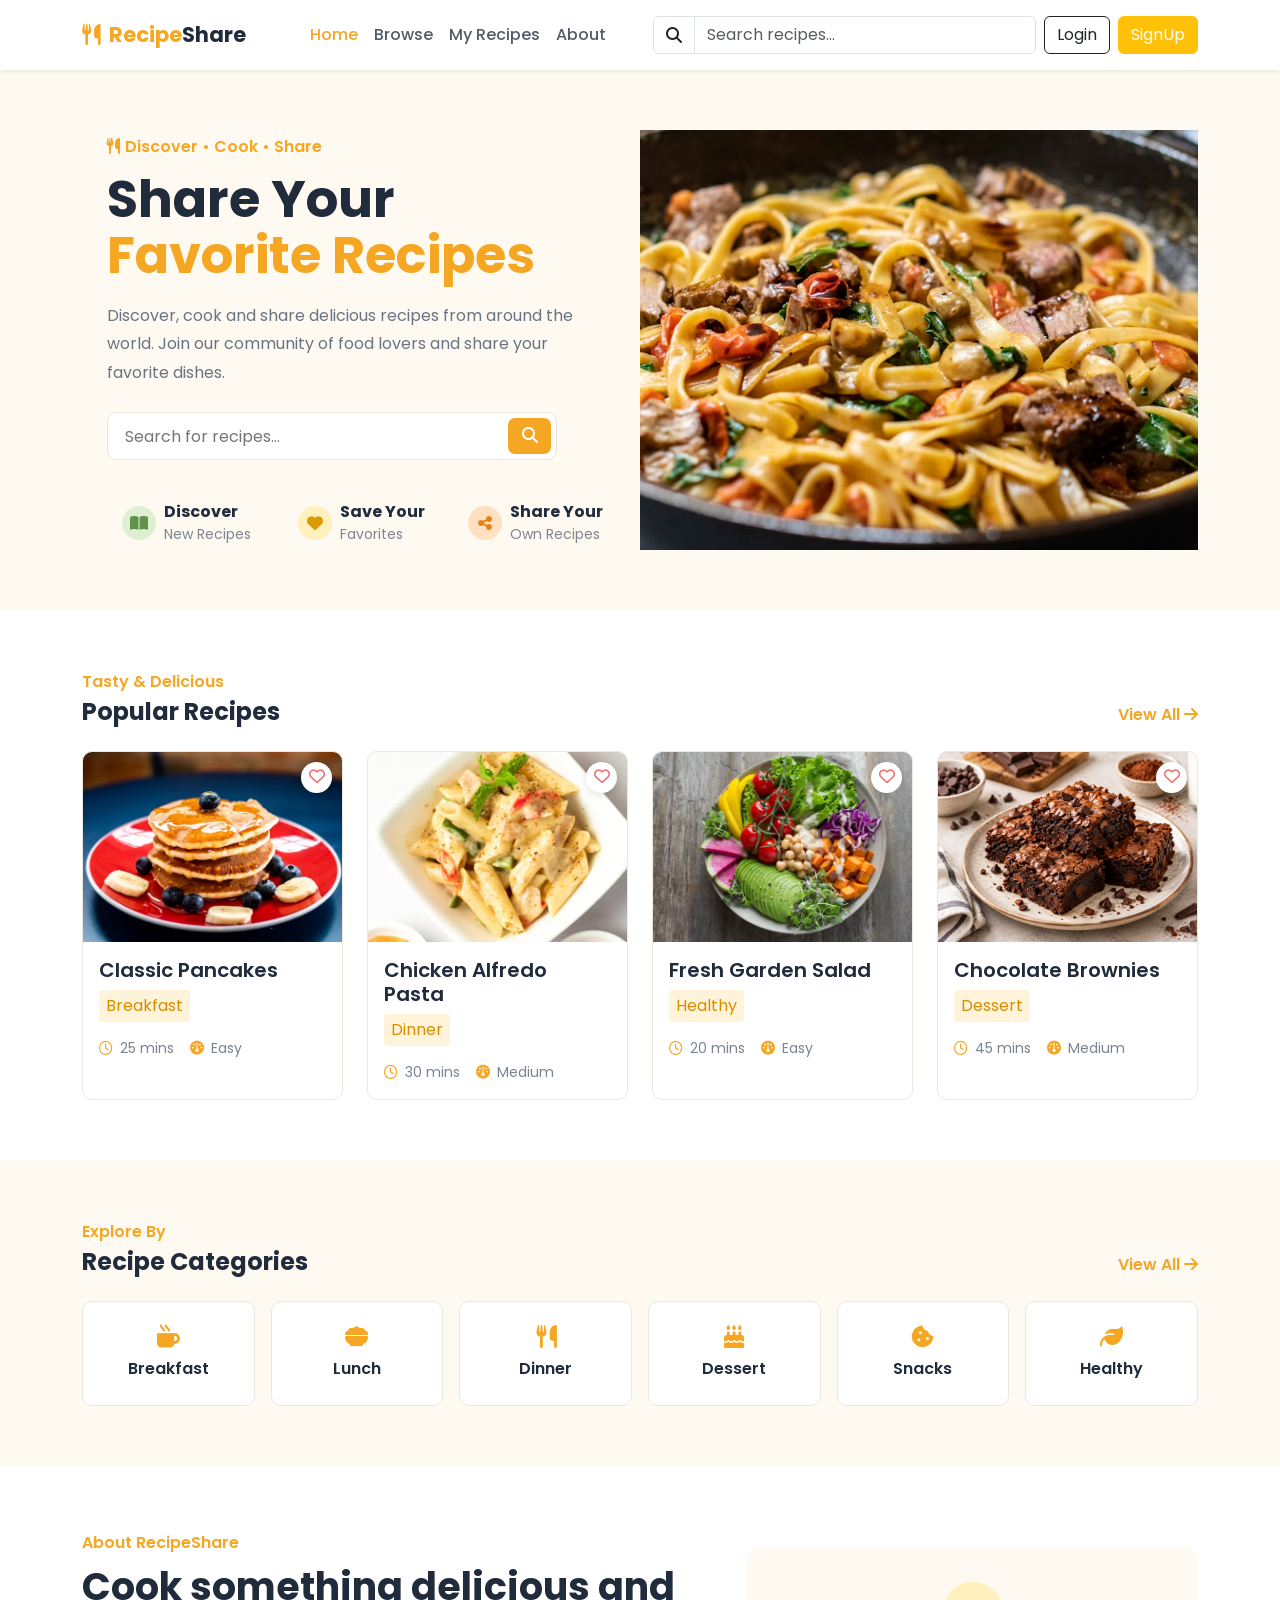
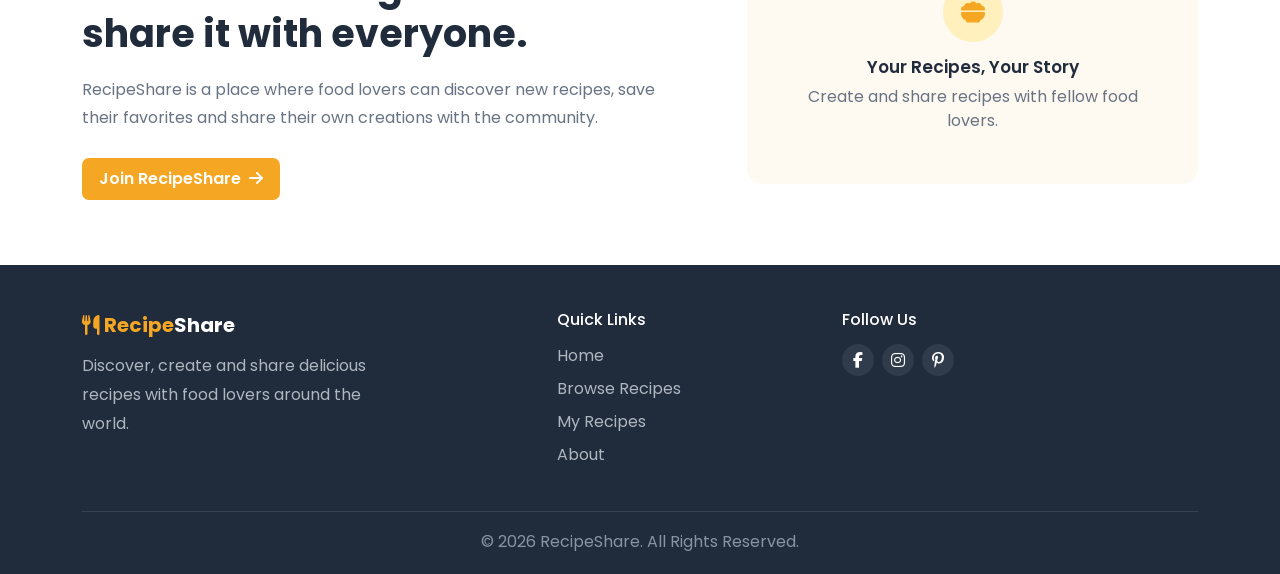
<file: index.html>
<!doctype html>
<html lang="en">
  <head>
    <meta charset="UTF-8" />

    <meta name="viewport" content="width=device-width, initial-scale=1.0" />

    <title>RecipeShare | Home</title>

    <!-- Bootstrap CSS -->
    <link rel="stylesheet" href="./css/bootstrap.css" />

    <!-- Font Awesome -->
    <link
      rel="stylesheet"
      href="https://cdnjs.cloudflare.com/ajax/libs/font-awesome/6.7.2/css/all.min.css"
    />

    <!-- Custom CSS -->
    <link rel="stylesheet" href="./css/style.css" />
  </head>

  <body>
    <!-- =====================================================
     NAVBAR
===================================================== -->

    <nav class="navbar navbar-expand-lg bg-white shadow-sm sticky-top">
      <div class="container">
        <!-- Logo -->

        <a href="index.html" class="navbar-brand recipe-logo">
          <i class="fa-solid fa-utensils"></i>

          Recipe<span>Share</span>
        </a>

        <!-- Mobile Menu Button -->

        <button
          class="navbar-toggler"
          type="button"
          data-bs-toggle="collapse"
          data-bs-target="#mainNavbar"
          aria-controls="mainNavbar"
          aria-expanded="false"
          aria-label="Toggle navigation"
        >
          <i class="fa-solid fa-bars"></i>
        </button>

        <!-- Navbar Content -->

        <div class="collapse navbar-collapse" id="mainNavbar">
          <!-- Navigation -->

          <ul class="navbar-nav mx-auto mb-3 mb-lg-0">
            <li class="nav-item">
              <a class="nav-link active" href="./index.html"> Home </a>
            </li>

            <li class="nav-item">
              <a class="nav-link" href="./pages/browse.html"> Browse </a>
            </li>

            <li class="nav-item">
              <a class="nav-link" href="./pages/myRecipe.html"> My Recipes </a>
            </li>

            <li class="nav-item">
              <a class="nav-link" href="#about"> About </a>
            </li>
          </ul>

          <!-- Right Side -->

          <div
            class="d-flex flex-column flex-lg-row align-items-stretch align-items-lg-center gap-2"
          >
            <!-- Search -->
            <div class="input-group">
              <span class="input-group-text bg-white">
                <i class="fa-solid fa-magnifying-glass"></i>
              </span>

              <input
                type="text"
                class="form-control"
                placeholder="Search recipes..."
              />
            </div>

            <a href="./pages/login.html" class="btn btn-outline-dark">
              Login
            </a>

            <a href="./pages/signup.html" class="btn btn-warning text-white">
              SignUp
            </a>
          </div>
        </div>
      </div>
    </nav>

    <!-- =====================================================
     HERO SECTION
===================================================== -->

    <section class="hero-section">
      <div class="container">
        <div class="row align-items-center g-0">
          <!-- Hero Text -->

          <div class="col-12 col-lg-6">
            <div class="hero-content">
              <div class="hero-small-title">
                <i class="fa-solid fa-utensils"></i>

                Discover • Cook • Share
              </div>

              <h1>
                Share Your
                <br />

                <span>Favorite Recipes</span>
              </h1>

              <p class="hero-description">
                Discover, cook and share delicious recipes from around the
                world. Join our community of food lovers and share your favorite
                dishes.
              </p>

              <!-- Hero Search -->

              <div class="hero-search">
                <input type="text" placeholder="Search for recipes..." />

                <button>
                  <i class="fa-solid fa-magnifying-glass"></i>
                </button>
              </div>

              <!-- Features -->

              <div class="row g-3 mt-4 justify-content-center">
                <!-- Feature 1 -->

                <div class="col-12 col-sm-4">
                  <div class="feature-item">
                    <div class="feature-icon green">
                      <i class="fa-solid fa-book-open"></i>
                    </div>

                    <div>
                      <strong> Discover </strong>

                      <small> New Recipes </small>
                    </div>
                  </div>
                </div>

                <!-- Feature 2 -->

                <div class="col-12 col-sm-4">
                  <div class="feature-item">
                    <div class="feature-icon yellow">
                      <i class="fa-solid fa-heart"></i>
                    </div>

                    <div>
                      <strong> Save Your </strong>

                      <small> Favorites </small>
                    </div>
                  </div>
                </div>

                <!-- Feature 3 -->

                <div class="col-12 col-sm-4">
                  <div class="feature-item">
                    <div class="feature-icon orange">
                      <i class="fa-solid fa-share-nodes"></i>
                    </div>

                    <div>
                      <strong> Share Your </strong>

                      <small> Own Recipes </small>
                    </div>
                  </div>
                </div>
              </div>
            </div>
          </div>

          <!-- Hero Image -->

          <div class="col-12 col-lg-6">
            <div class="hero-image">
              <img
                src="./images/heroimg.jpg"
                class="img-fluid w-100"
                alt="Delicious food"
              />
            </div>
          </div>
        </div>
      </div>
    </section>

    <!-- =====================================================
     POPULAR RECIPES
===================================================== -->

    <section class="recipes-section">
      <div class="container">
        <!-- Section Heading -->

        <div
          class="d-flex flex-column flex-sm-row align-items-start align-items-sm-end justify-content-between gap-2 mb-4"
        >
          <div>
            <p class="section-label mb-1">Tasty & Delicious</p>

            <h2 class="section-title mb-0">Popular Recipes</h2>
          </div>

          <a href="./pages/browse.html" class="view-all">
            View All

            <i class="fa-solid fa-arrow-right"></i>
          </a>
        </div>

        <!-- Recipe Cards -->

        <div class="row g-4">
          <!-- CARD 1 -->

          <div class="col-12 col-sm-6 col-lg-3">
            <div class="recipe-card h-100">
              <div class="recipe-image">
                <img
                  src="./images/pancake.jpg"
                  class="img-fluid w-100"
                  alt="Classic Pancakes"
                />

                <button class="favorite-btn" type="button">
                  <i class="fa-regular fa-heart"></i>
                </button>
              </div>

              <div class="p-3">
                <h5 class="recipe-title">Classic Pancakes</h5>

                <span class="recipe-category"> Breakfast </span>

                <div class="d-flex flex-wrap gap-3 mt-3">
                  <small class="recipe-info">
                    <i class="fa-regular fa-clock"></i>

                    25 mins
                  </small>

                  <small class="recipe-info">
                    <i class="fa-solid fa-gauge"></i>

                    Easy
                  </small>
                </div>
              </div>
            </div>
          </div>

          <!-- CARD 2 -->

          <div class="col-12 col-sm-6 col-lg-3">
            <div class="recipe-card h-100">
              <div class="recipe-image">
                <img
                  src="./images/pasta.jpg"
                  class="img-fluid w-100"
                  alt="Chicken Alfredo Pasta"
                />

                <button class="favorite-btn" type="button">
                  <i class="fa-regular fa-heart"></i>
                </button>
              </div>

              <div class="p-3">
                <h5 class="recipe-title">Chicken Alfredo Pasta</h5>

                <span class="recipe-category"> Dinner </span>

                <div class="d-flex flex-wrap gap-3 mt-3">
                  <small class="recipe-info">
                    <i class="fa-regular fa-clock"></i>

                    30 mins
                  </small>

                  <small class="recipe-info">
                    <i class="fa-solid fa-gauge"></i>

                    Medium
                  </small>
                </div>
              </div>
            </div>
          </div>

          <!-- CARD 3 -->

          <div class="col-12 col-sm-6 col-lg-3">
            <div class="recipe-card h-100">
              <div class="recipe-image">
                <img
                  src="./images/salad.jpg"
                  class="img-fluid w-100"
                  alt="Fresh Salad"
                />

                <button class="favorite-btn" type="button">
                  <i class="fa-regular fa-heart"></i>
                </button>
              </div>

              <div class="p-3">
                <h5 class="recipe-title">Fresh Garden Salad</h5>

                <span class="recipe-category"> Healthy </span>

                <div class="d-flex flex-wrap gap-3 mt-3">
                  <small class="recipe-info">
                    <i class="fa-regular fa-clock"></i>

                    20 mins
                  </small>

                  <small class="recipe-info">
                    <i class="fa-solid fa-gauge"></i>

                    Easy
                  </small>
                </div>
              </div>
            </div>
          </div>

          <!-- CARD 4 -->

          <div class="col-12 col-sm-6 col-lg-3">
            <div class="recipe-card h-100">
              <div class="recipe-image">
                <img
                  src="./images/brownie.png"
                  class="img-fluid w-100"
                  alt="Chocolate Brownies"
                />

                <button class="favorite-btn" type="button">
                  <i class="fa-regular fa-heart"></i>
                </button>
              </div>

              <div class="p-3">
                <h5 class="recipe-title">Chocolate Brownies</h5>

                <span class="recipe-category"> Dessert </span>

                <div class="d-flex flex-wrap gap-3 mt-3">
                  <small class="recipe-info">
                    <i class="fa-regular fa-clock"></i>

                    45 mins
                  </small>

                  <small class="recipe-info">
                    <i class="fa-solid fa-gauge"></i>

                    Medium
                  </small>
                </div>
              </div>
            </div>
          </div>
        </div>
      </div>
    </section>

    <!-- =====================================================
     CATEGORIES
===================================================== -->

    <section class="categories-section">
      <div class="container">
        <div
          class="d-flex flex-column flex-sm-row align-items-start align-items-sm-end justify-content-between gap-2 mb-4"
        >
          <div>
            <p class="section-label mb-1">Explore By</p>

            <h2 class="section-title mb-0">Recipe Categories</h2>
          </div>

          <a href="./pages/browse.html" class="view-all">
            View All

            <i class="fa-solid fa-arrow-right"></i>
          </a>
        </div>

        <div class="row g-3">
          <!-- Breakfast -->

          <div class="col-6 col-sm-4 col-lg-2">
            <div class="category-card">
              <i class="fa-solid fa-mug-hot"></i>

              <span> Breakfast </span>
            </div>
          </div>

          <!-- Lunch -->

          <div class="col-6 col-sm-4 col-lg-2">
            <div class="category-card">
              <i class="fa-solid fa-bowl-food"></i>

              <span> Lunch </span>
            </div>
          </div>

          <!-- Dinner -->

          <div class="col-6 col-sm-4 col-lg-2">
            <div class="category-card">
              <i class="fa-solid fa-utensils"></i>

              <span> Dinner </span>
            </div>
          </div>

          <!-- Dessert -->

          <div class="col-6 col-sm-4 col-lg-2">
            <div class="category-card">
              <i class="fa-solid fa-cake-candles"></i>

              <span> Dessert </span>
            </div>
          </div>

          <!-- Snacks -->

          <div class="col-6 col-sm-4 col-lg-2">
            <div class="category-card">
              <i class="fa-solid fa-cookie-bite"></i>

              <span> Snacks </span>
            </div>
          </div>

          <!-- Healthy -->

          <div class="col-6 col-sm-4 col-lg-2">
            <div class="category-card">
              <i class="fa-solid fa-leaf"></i>

              <span> Healthy </span>
            </div>
          </div>
        </div>
      </div>
    </section>

    <!-- =====================================================
     ABOUT / CTA
===================================================== -->

    <section id="about" class="about-section">
      <div class="container">
        <div class="row align-items-center g-4">
          <div class="col-12 col-lg-7">
            <p class="section-label mb-2">About RecipeShare</p>

            <h2 class="about-title">
              Cook something delicious and share it with everyone.
            </h2>

            <p class="about-text">
              RecipeShare is a place where food lovers can discover new recipes,
              save their favorites and share their own creations with the
              community.
            </p>

            <a href="./pages/signup.html" class="signup-btn d-inline-block">
              Join RecipeShare

              <i class="fa-solid fa-arrow-right ms-1"></i>
            </a>
          </div>

          <div class="col-12 col-lg-5">
            <div class="about-box">
              <div class="about-icon">
                <i class="fa-solid fa-bowl-food"></i>
              </div>

              <h4>Your Recipes, Your Story</h4>

              <p>Create and share recipes with fellow food lovers.</p>
            </div>
          </div>
        </div>
      </div>
    </section>

    <!-- =====================================================
     FOOTER
===================================================== -->

    <footer>
      <div class="container">
        <div class="row g-4">
          <!-- Brand -->

          <div class="col-12 col-md-6 col-lg-5">
            <a href="index.html" class="footer-logo">
              <i class="fa-solid fa-utensils"></i>

              Recipe<span>Share</span>
            </a>

            <p class="footer-text">
              Discover, create and share delicious recipes with food lovers
              around the world.
            </p>
          </div>

          <!-- Links -->

          <div class="col-6 col-md-3 col-lg-3">
            <h6 class="footer-heading">Quick Links</h6>

            <a href="index.html" class="footer-link"> Home </a>

            <a href="./pages/browse.html" class="footer-link">
              Browse Recipes
            </a>

            <a href="./pages/myRecipes.html" class="footer-link">
              My Recipes
            </a>

            <a href="#about" class="footer-link"> About </a>
          </div>

          <!-- Social -->

          <div class="col-6 col-md-3 col-lg-4">
            <h6 class="footer-heading">Follow Us</h6>

            <div class="social-icons">
              <a href="#">
                <i class="fa-brands fa-facebook-f"></i>
              </a>

              <a href="#">
                <i class="fa-brands fa-instagram"></i>
              </a>

              <a href="#">
                <i class="fa-brands fa-pinterest-p"></i>
              </a>
            </div>
          </div>
        </div>

        <div class="copyright">© 2026 RecipeShare. All Rights Reserved.</div>
      </div>
    </footer>

    <!-- Bootstrap JS -->

    <script src="./js/bootstrap.js"></script>
  </body>
</html>
</file>
<file: css/style.css>
@import url("https://fonts.googleapis.com/css2?family=Poppins:wght@400;500;600;700&display=swap");

/* =====================================================
   VARIABLES
===================================================== */

:root {
  --orange: #f5a623;
  --dark-orange: #df8d08;

  --cream: #fffaf1;

  --dark: #202b3c;
  --text: #687384;

  --border: #ece7de;
}

/* =====================================================
   GLOBAL
===================================================== */

* {
  box-sizing: border-box;
}

html {
  scroll-behavior: smooth;
}

body {
  margin: 0;

  font-family: "Poppins", sans-serif;

  color: var(--dark);

  background: #fff;

  overflow-x: hidden;
}

a {
  text-decoration: none;
}

img {
  max-width: 100%;
}

/* =====================================================
   NAVBAR
===================================================== */

.recipe-logo {
  color: var(--orange) !important;

  font-size: 21px;

  font-weight: 700;

  white-space: nowrap;
}

.recipe-logo i {
  margin-right: 5px;
}

.recipe-logo span {
  color: var(--dark);
}

.navbar {
  min-height: 70px;
}

.navbar-toggler {
  border: 1px solid #ddd;

  box-shadow: none !important;
}

.navbar-toggler i {
  color: var(--dark);
}

.nav-link {
  color: #525c69 !important;

  font-weight: 500;
}

.nav-link:hover,
.nav-link.active {
  color: var(--orange) !important;
}

.navbar-search {
  width: 170px;

  height: 37px;

  display: flex;

  align-items: center;

  gap: 7px;

  padding: 0 10px;

  border: 1px solid #e5e5e5;

  border-radius: 8px;

  background: #fff;
}

.navbar-search i {
  color: #9299a2;
}

.navbar-search input {
  width: 100%;

  min-width: 0;

  border: none;

  outline: none;
}

.login-link {
  color: var(--dark);

  font-weight: 500;

  padding: 9px 10px;
}

.login-link:hover {
  color: var(--orange);
}

.signup-btn {
  background: var(--orange);

  color: #fff;

  border: none;

  border-radius: 7px;

  padding: 9px 17px;

  font-weight: 600;

  text-align: center;

  transition: 0.2s;
}

.signup-btn:hover {
  background: var(--dark-orange);

  color: #fff;
}

/* =====================================================
   HERO
===================================================== */

.hero-section {
  background: var(--cream);
}

.hero-content {
  padding: 65px 25px;
}

.hero-small-title {
  color: var(--orange);

  font-weight: 600;

  margin-bottom: 12px;
}

.hero-content h1 {
  font-size: clamp(32px, 4vw, 52px);

  line-height: 1.1;

  font-weight: 700;

  margin-bottom: 18px;
}

.hero-content h1 span {
  color: var(--orange);
}

.hero-description {
  max-width: 480px;

  color: var(--text);

  line-height: 1.8;

  margin-bottom: 24px;
}

/* Hero Search */

.hero-search {
  width: 100%;

  max-width: 450px;

  height: 48px;

  display: flex;

  align-items: center;

  padding: 5px;

  background: #fff;

  border: 1px solid #eee5d8;

  border-radius: 9px;
}

.hero-search input {
  flex: 1;

  min-width: 0;

  height: 100%;

  padding: 0 12px;

  border: none;

  outline: none;
}

.hero-search button {
  width: 43px;

  height: 100%;

  flex-shrink: 0;

  border: none;

  border-radius: 7px;

  background: var(--orange);

  color: #fff;
}

/* Feature */

.feature-item {
  display: flex;

  align-items: center;

  justify-content: center;

  gap: 8px;
}

.feature-icon {
  width: 34px;

  height: 34px;

  flex-shrink: 0;

  display: flex;

  align-items: center;

  justify-content: center;

  border-radius: 50%;
}

.feature-icon.green {
  background: #dff0d2;

  color: #60934a;
}

.feature-icon.yellow {
  background: #fff0bd;

  color: #d99b00;
}

.feature-icon.orange {
  background: #ffe1c1;

  color: #e88313;
}

.feature-item strong,
.feature-item small {
  display: block;
}

.feature-item small {
  color: #7d8691;
}

.hero-image {
  height: 100%;

  min-height: 420px;
}

.hero-image img {
  width: 100%;

  height: 100%;

  min-height: 420px;

  object-fit: cover;
}

/* =====================================================
   SECTIONS
===================================================== */

.recipes-section {
  padding: 60px 0;
}

.categories-section {
  padding: 60px 0;

  background: var(--cream);
}

.section-label {
  color: var(--orange);

  font-weight: 600;
}

.section-title {
  font-size: 24px;

  font-weight: 700;
}

.view-all {
  color: var(--orange);

  font-weight: 600;
}

.view-all:hover {
  color: var(--dark-orange);
}

/* =====================================================
   RECIPE CARD
===================================================== */

.recipe-card {
  overflow: hidden;

  border: 1px solid var(--border);

  border-radius: 10px;

  background: #fff;

  transition: 0.3s;
}

.recipe-card:hover {
  transform: translateY(-4px);

  box-shadow: 0 10px 25px rgba(0, 0, 0, 0.08);
}

.recipe-image {
  position: relative;

  height: 190px;

  overflow: hidden;
}

.recipe-image img {
  width: 100%;

  height: 100%;

  object-fit: cover;

  transition: 0.3s;
}

.recipe-card:hover .recipe-image img {
  transform: scale(1.05);
}

.favorite-btn {
  position: absolute;

  top: 10px;

  right: 10px;

  width: 31px;

  height: 31px;

  border: none;

  border-radius: 50%;

  background: #fff;

  color: #ef6c6c;

  box-shadow: 0 2px 8px rgba(0, 0, 0, 0.12);
}

.recipe-title {
  font-weight: 600;
}

.recipe-category {
  display: inline-block;

  padding: 4px 7px;

  border-radius: 4px;

  background: #fff3d9;

  color: #d88c00;
}

.recipe-info {
  color: #7a8490;
}

.recipe-info i {
  margin-right: 3px;

  color: var(--orange);
}

/* =====================================================
   CATEGORY CARD
===================================================== */

.category-card {
  min-height: 105px;

  display: flex;

  flex-direction: column;

  align-items: center;

  justify-content: center;

  gap: 9px;

  border: 1px solid var(--border);

  border-radius: 10px;

  background: #fff;

  transition: 0.3s;
}

.category-card i {
  color: var(--orange);

  font-size: 23px;
}

.category-card span {
  font-weight: 600;
}

.category-card:hover {
  color: #fff;

  background: var(--orange);

  transform: translateY(-4px);
}

.category-card:hover i {
  color: #fff;
}

/* =====================================================
   ABOUT
===================================================== */

.about-section {
  padding: 65px 0;
}

.about-title {
  max-width: 600px;

  font-size: clamp(25px, 3vw, 38px);

  line-height: 1.25;

  font-weight: 700;
}

.about-text {
  max-width: 580px;

  color: var(--text);

  line-height: 1.8;

  margin: 18px 0 25px;
}

.about-box {
  min-height: 230px;

  padding: 35px;

  display: flex;

  flex-direction: column;

  align-items: center;

  justify-content: center;

  text-align: center;

  border-radius: 15px;

  background: var(--cream);
}

.about-icon {
  width: 60px;

  height: 60px;

  display: flex;

  align-items: center;

  justify-content: center;

  margin-bottom: 15px;

  border-radius: 50%;

  background: #fff0bd;

  color: var(--orange);

  font-size: 24px;
}

.about-box h4 {
  font-size: 17px;

  font-weight: 600;
}

.about-box p {
  color: var(--text);
}

/* =====================================================
   FOOTER
===================================================== */

footer {
  padding: 45px 0 20px;

  color: #fff;

  background: var(--dark);
}

.footer-logo {
  color: var(--orange);

  font-size: 20px;

  font-weight: 700;
}

.footer-logo span {
  color: #fff;
}

.footer-text {
  max-width: 320px;

  margin-top: 12px;

  color: #aeb6c0;

  line-height: 1.8;
}

.footer-heading {
  margin-bottom: 15px;
}

.footer-link {
  display: block;

  margin-bottom: 9px;

  color: #aeb6c0;
}

.footer-link:hover {
  color: var(--orange);
}

.social-icons {
  display: flex;

  gap: 8px;
}

.social-icons a {
  width: 32px;

  height: 32px;

  display: flex;

  align-items: center;

  justify-content: center;

  border-radius: 50%;

  color: #fff;

  background: #303b4c;

  transition: 0.2s;
}

.social-icons a:hover {
  color: #fff;

  background: var(--orange);
}

.copyright {
  margin-top: 35px;

  padding-top: 18px;

  border-top: 1px solid #364152;

  color: #8993a2;

  text-align: center;
}

/* =====================================================
   ONLY SMALL CUSTOM MEDIA QUERIES
===================================================== */

/* Tablet */

@media (max-width: 991.98px) {
  .navbar-search {
    width: 100%;
  }

  .login-link,
  .signup-btn {
    width: 100%;
  }

  .hero-content {
    padding: 50px 20px;
  }

  .hero-image,
  .hero-image img {
    min-height: 350px;
  }
}

/* Mobile */

@media (max-width: 575.98px) {
  .recipe-logo {
    font-size: 18px;
  }

  .hero-content {
    padding: 40px 10px;
  }

  .hero-content h1 {
    font-size: 32px;
  }

  .hero-image,
  .hero-image img {
    min-height: 270px;
  }

  .recipes-section,
  .categories-section {
    padding: 45px 0;
  }

  .section-title {
    font-size: 20px;
  }

  .recipe-image {
    height: 210px;
  }

  .category-card {
    min-height: 90px;
  }
}

/* Very small mobile */

@media (max-width: 380px) {
  .hero-content h1 {
    font-size: 28px;
  }

  .hero-image,
  .hero-image img {
    min-height: 230px;
  }

  .recipe-image {
    height: 180px;
  }
}
</file>
